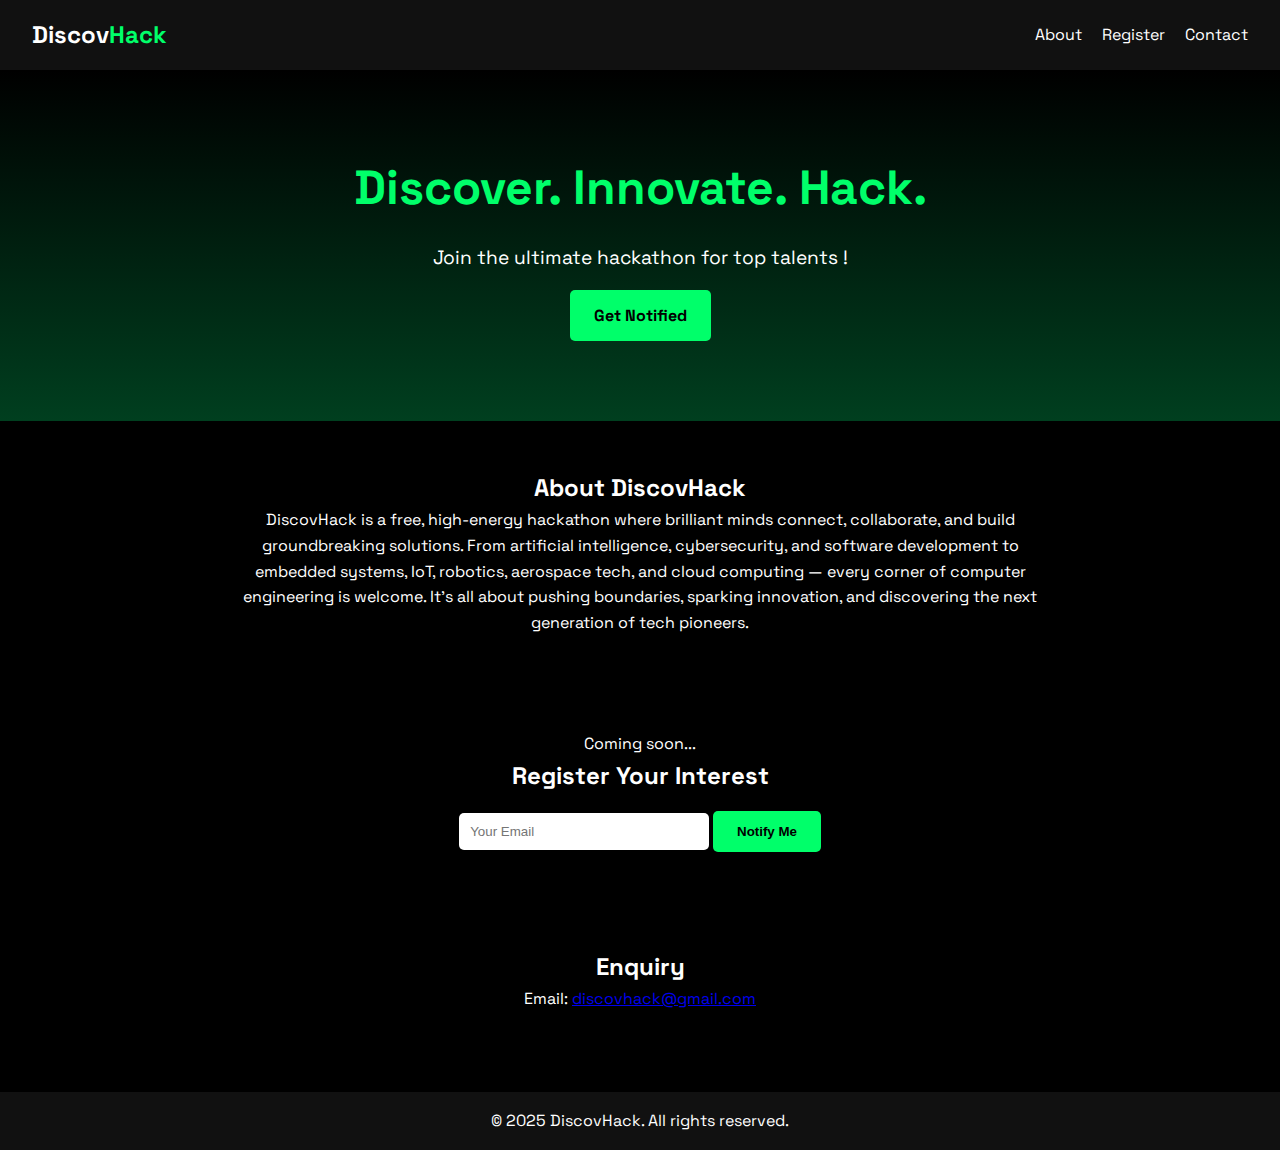
<file: index.html>
<!DOCTYPE html>
<html lang="en">
<head>
    <meta charset="UTF-8" />
    <meta name="viewport" content="width=device-width, initial-scale=1.0" />
    <title>DiscovHack - Coming Soon</title>
    <link rel="stylesheet" href="style.css" />
    <link rel="preconnect" href="https://fonts.googleapis.com">
<link rel="preconnect" href="https://fonts.gstatic.com" crossorigin>
<link href="https://fonts.googleapis.com/css2?family=Google+Sans+Code:ital,wght@0,300..800;1,300..800&family=Roboto:ital,wght@0,100..900;1,100..900&family=Space+Grotesk:wght@300..700&display=swap" rel="stylesheet">
<link rel="preconnect" href="https://fonts.googleapis.com">
    <link rel="preconnect" href="https://fonts.gstatic.com" crossorigin>
    <link href="https://fonts.googleapis.com/css2?family=Fira+Code:wght@400;700&display=swap" rel="stylesheet">
</head>
<body>
    <!-- Header -->
    <header class="header">
        <div class="logo">Discov<span>Hack</span></div>
        <div class="menu-toggle" id="menu-toggle">&#9776;</div>
        <nav>
            <ul id="nav-list">
                <li><a href="#about">About</a></li>
                <li><a href="register.html">Register</a></li>
                <li><a href="contact.html">Contact</a></li>
            </ul>
        </nav>
    </header>

    <!-- Hero Section -->
    <section class="hero">
        <h1 class="fade-in">Discover. Innovate. Hack.</h1>
        <p class="slide-up">Join the ultimate hackathon for top talents !</p>
        <a href="#register" class="btn pulse">Get Notified</a>
    </section>

    <!-- About Section -->
    <section id="about" class="section">
        <h2>About DiscovHack</h2>
        <p>
            DiscovHack is a free, high-energy hackathon where brilliant minds connect, collaborate, and build groundbreaking solutions.
            From artificial intelligence, cybersecurity, and software development to embedded systems, IoT, robotics, aerospace tech, and cloud computing — 
            every corner of computer engineering is welcome. It’s all about pushing boundaries, sparking innovation, and discovering the next generation of tech pioneers.
        </p>
        
    </section>

    <!-- Register Section -->
    <section id="register" class="section">
        <p>Coming soon...</p>
        <h2>Register Your Interest</h2>
        <form>
            <input type="email" placeholder="Your Email" required />
            <button disabled type="submit" class="btn">Notify Me</button>
        </form>
    </section>

    <!-- Contact Section -->
    <section id="contact" class="section">
        <h2>Enquiry</h2>
        <p>
            Email: <a href="mailto:discovhack@gmail.com">discovhack@gmail.com</a>  
            <br>
        </p>
        
    </section>

    <!-- Footer -->
    <footer class="footer">
        <p>&copy; 2025 DiscovHack. All rights reserved.</p>
    </footer>

    <script src="script.js"></script>
</body>
</html>
</file>
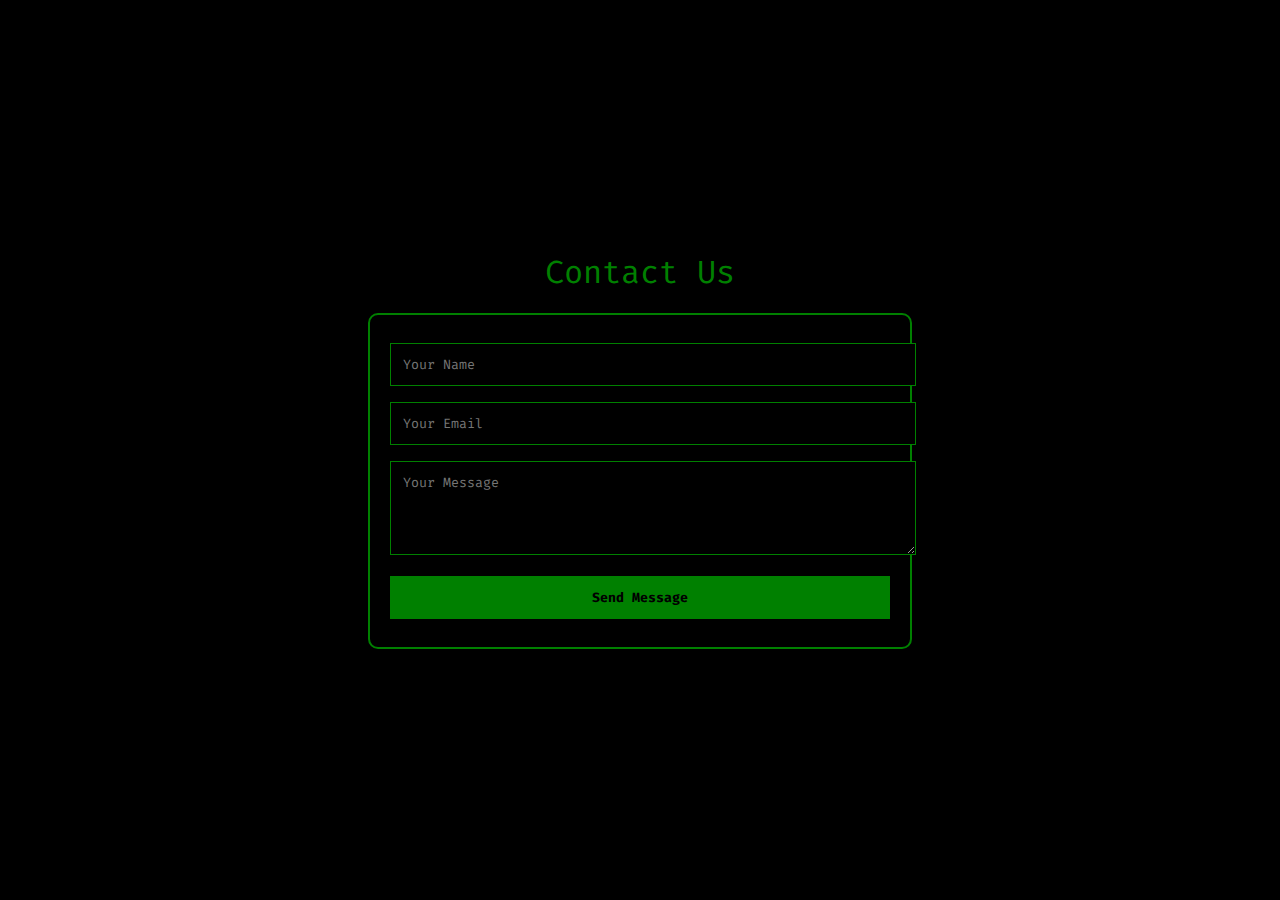
<file: contact.html>
<!DOCTYPE html>
<html lang="en">
<head>
    <meta charset="UTF-8">
    <meta name="viewport" content="width=device-width, initial-scale=1.0">
    <title>Contact - DiscovHack</title>
    <link rel="preconnect" href="https://fonts.googleapis.com">
    <link rel="preconnect" href="https://fonts.gstatic.com" crossorigin>
    <link href="https://fonts.googleapis.com/css2?family=Fira+Code:wght@400;700&display=swap" rel="stylesheet">
    <style>
        body {
            font-family: 'Fira Code', monospace;
            background-color: black;
            color: green;
            margin: 0;
            padding: 0;
            height: 100vh; /* Full screen height */
            display: flex;
            flex-direction: column;
            justify-content: center; /* Vertical center */
            align-items: center; /* Horizontal center */
            animation: fadeIn 1.2s ease-in;
        }
        header {
            text-align: center;
            margin-bottom: 20px;
            font-size: 2em;
            animation: slideDown 1s ease-out;
        }
        form {
            width: 90%;
            max-width: 500px;
            background: black;
            padding: 20px;
            border: 2px solid green;
            border-radius: 10px;
            animation: zoomIn 0.8s ease-in-out;
        }
        input, textarea, button {
            width: 100%;
            padding: 12px;
            margin: 8px 0;
            background: black;
            border: 1px solid green;
            color: green;
            font-family: 'Fira Code', monospace;
            transition: transform 0.2s ease, background 0.2s;
        }
        input:focus, textarea:focus {
            outline: none;
            border-color: lime;
            transform: scale(1.05);
        }
        button {
            background: green;
            color: black;
            font-weight: bold;
            cursor: pointer;
        }
        button:hover {
            background: lime;
            transform: scale(1.1);
        }
        @keyframes fadeIn { from {opacity: 0;} to {opacity: 1;} }
        @keyframes slideDown { from {transform: translateY(-50px);} to {transform: translateY(0);} }
        @keyframes zoomIn { from {transform: scale(0.8);} to {transform: scale(1);} }
        @media (max-width: 600px) {
            header { font-size: 1.5em; }
            form { padding: 15px; }
        }
    </style>
</head>
<body>
    <header>Contact Us</header>
    <form>
        <input type="text" placeholder="Your Name" required>
        <input type="email" placeholder="Your Email" required>
        <textarea rows="4" placeholder="Your Message" required></textarea>
        <button type="submit">Send Message</button>
    </form>
</body>
</html>
</file>
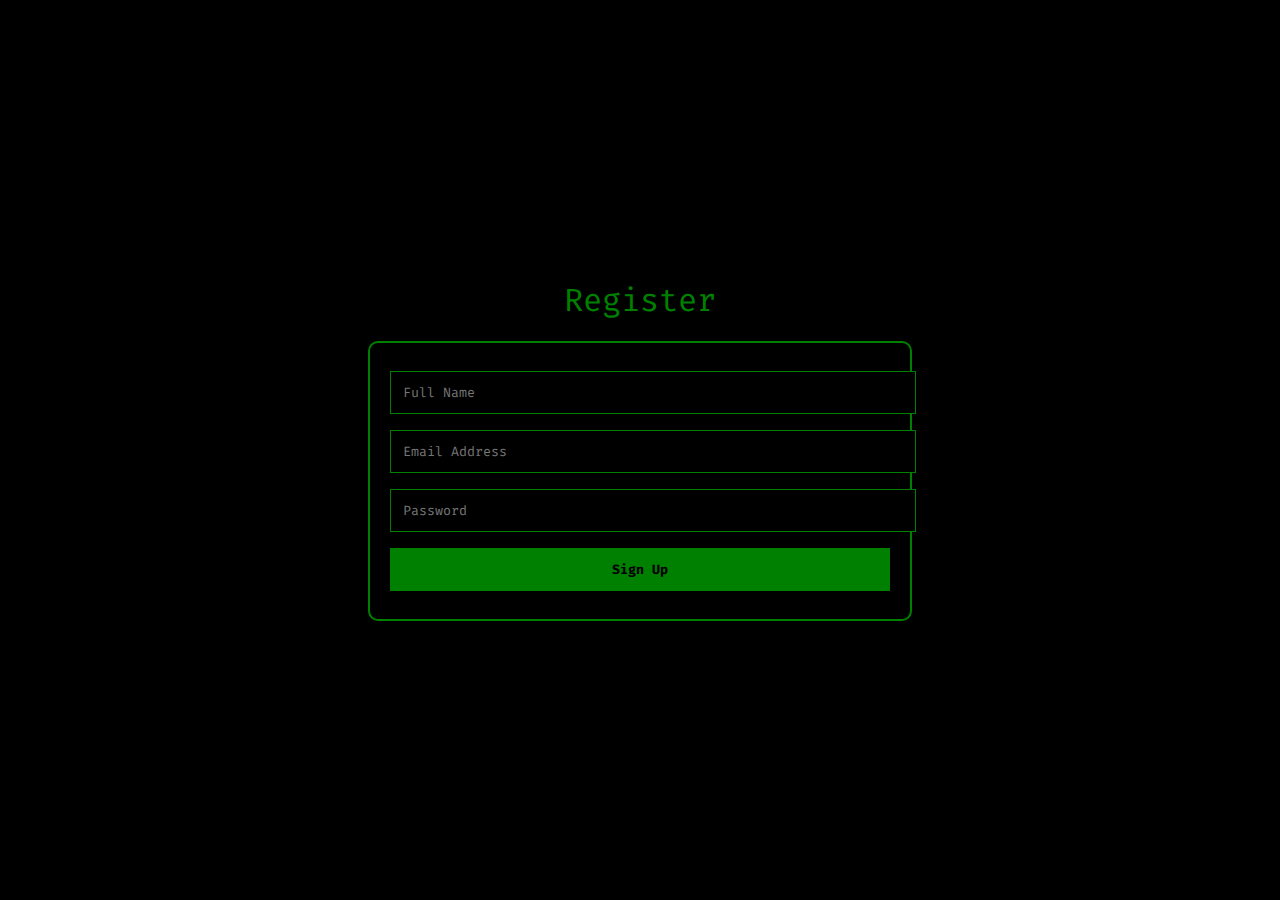
<file: register.html>
<!DOCTYPE html>
<html lang="en">
<head>
    <meta charset="UTF-8">
    <meta name="viewport" content="width=device-width, initial-scale=1.0">
    <title>Register - DiscovHack</title>
    <link rel="preconnect" href="https://fonts.googleapis.com">
    <link rel="preconnect" href="https://fonts.gstatic.com" crossorigin>
    <link href="https://fonts.googleapis.com/css2?family=Fira+Code:wght@400;700&display=swap" rel="stylesheet">
    <style>
        body {
            font-family: 'Fira Code', monospace;
            background-color: black;
            color: green;
            margin: 0;
            padding: 0;
            height: 100vh; /* Full screen height */
            display: flex;
            flex-direction: column;
            justify-content: center; /* Vertical center */
            align-items: center; /* Horizontal center */
            animation: fadeIn 1.2s ease-in;
        }
        header {
            text-align: center;
            margin-bottom: 20px;
            font-size: 2em;
            animation: slideDown 1s ease-out;
        }
        form {
            width: 90%;
            max-width: 500px;
            background: black;
            padding: 20px;
            border: 2px solid green;
            border-radius: 10px;
            animation: zoomIn 0.8s ease-in-out;
        }
        input, button {
            width: 100%;
            padding: 12px;
            margin: 8px 0;
            background: black;
            border: 1px solid green;
            color: green;
            font-family: 'Fira Code', monospace;
            transition: transform 0.2s ease, background 0.2s;
        }
        input:focus {
            outline: none;
            border-color: lime;
            transform: scale(1.05);
        }
        button {
            background: green;
            color: black;
            font-weight: bold;
            cursor: pointer;
        }
        button:hover {
            background: lime;
            transform: scale(1.1);
        }
        @keyframes fadeIn { from {opacity: 0;} to {opacity: 1;} }
        @keyframes slideDown { from {transform: translateY(-50px);} to {transform: translateY(0);} }
        @keyframes zoomIn { from {transform: scale(0.8);} to {transform: scale(1);} }
        @media (max-width: 600px) {
            header { font-size: 1.5em; }
            form { padding: 15px; }
        }
    </style>
</head>
<body>
    <header>Register</header>
    <form>
        <input type="text" placeholder="Full Name" required>
        <input type="email" placeholder="Email Address" required>
        <input type="password" placeholder="Password" required>
        <button type="submit">Sign Up</button>
    </form>
</body>
</html>
</file>
<file: style.css>
* {
    margin: 0;
    padding: 0;
    box-sizing: border-box;
}

body {
    font-family: "Space Grotesk", sans-serif;
    font-optical-sizing: auto;
    background: #000;
    color: #fff;
    line-height: 1.6;
}

/* Header */
header {
    display: flex;
    justify-content: space-between;
    align-items: center;
    padding: 1rem 2rem;
    background: #111;
    position: sticky;
    top: 0;
    z-index: 10;
}

.logo {
    font-size: 1.5rem;
    font-weight: bold;
}
.logo span {
    color: #00ff6a; /* Green highlight */
}

nav ul {
    list-style: none;
    display: flex;
    gap: 20px;
}
nav ul li a {
    color: #fff;
    text-decoration: none;
}
nav ul li a:hover {
    color: #00ff6a;
}

/* Hero Section */
.hero {
    text-align: center;
    padding: 5rem 2rem;
    background: linear-gradient(to bottom, #000, #003f1f);
}
.hero h1 {
    font-size: clamp(2rem, 5vw, 3rem);
    color: #00ff6a;
    animation: fadeIn 2s ease-in;
}
.hero p {
    margin: 1rem 0;
    font-size: clamp(1rem, 3vw, 1.2rem);
    animation: slideUp 2s ease-out;
}

.btn {
    display: inline-block;
    padding: 0.8rem 1.5rem;
    background: #00ff6a;
    color: #000;
    border-radius: 5px;
    text-decoration: none;
    font-weight: bold;
}
.btn:hover {
    background: #00cc55;
}

/* Animations */
@keyframes fadeIn {
    from { opacity: 0; }
    to { opacity: 1; }
}
@keyframes slideUp {
    from { transform: translateY(50px); opacity: 0; }
    to { transform: translateY(0); opacity: 1; }
}
.pulse {
    animation: pulse 2s infinite;
}
@keyframes pulse {
    0% { transform: scale(1); }
    50% { transform: scale(1.05); }
    100% { transform: scale(1); }
}

/* Sections */
.section {
    padding: 3rem 2rem;
    text-align: center;
    max-width: 900px;
    margin: auto;
}
input, button {
    padding: 0.7rem;
    margin-top: 1rem;
    border: none;
    outline: none;
}
input {
    width: 250px;
    max-width: 90%;
    border-radius: 5px;
}
button {
    background: #00ff6a;
    color: #000;
    cursor: pointer;
    border-radius: 5px;
}
button:hover {
    background: #00cc55;
}

/* Footer */
.footer {
    text-align: center;
    padding: 1rem;
    background: #111;
    margin-top: 2rem;
}

/* MOBILE MENU */
.menu-toggle {
    display: none;
    font-size: 1.8rem;
    cursor: pointer;
    color: #fff;
}

/* Responsive Design */
@media (max-width: 768px) {
    nav ul {
        display: none;
        flex-direction: column;
        background: #111;
        position: absolute;
        top: 60px;
        right: 0;
        width: 200px;
        padding: 1rem;
    }
    nav ul.show {
        display: flex;
    }
    .menu-toggle {
        display: block;
    }
}
</file>
